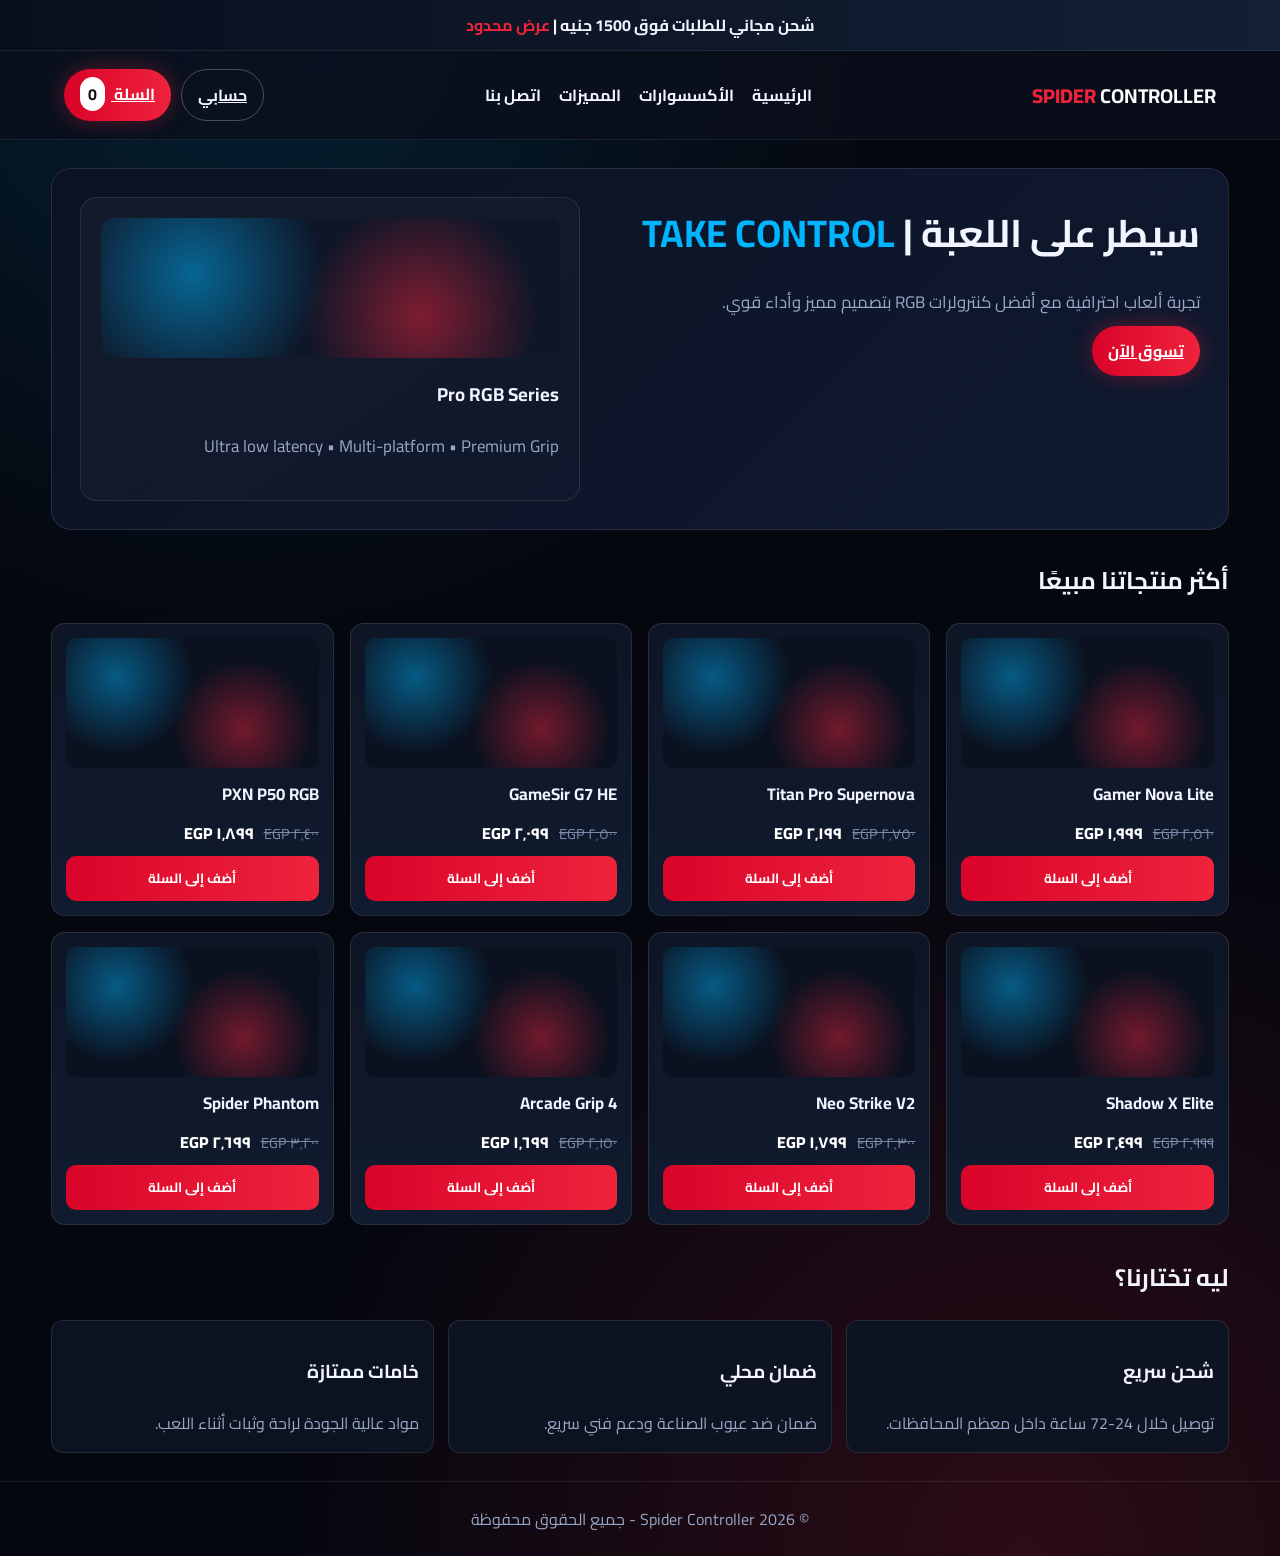
<file: index.html>
<!doctype html>
<html lang="ar" dir="rtl">
  <head>
    <meta charset="UTF-8" />
    <meta name="viewport" content="width=device-width, initial-scale=1.0" />
    <title>Spider Controller Store</title>
    <link rel="preconnect" href="https://fonts.googleapis.com" />
    <link rel="preconnect" href="https://fonts.gstatic.com" crossorigin />
    <link href="https://fonts.googleapis.com/css2?family=Cairo:wght@400;600;700;800&display=swap" rel="stylesheet" />
    <link rel="stylesheet" href="./styles.css" />
  </head>
  <body>
    <div class="top-offer">شحن مجاني للطلبات فوق 1500 جنيه | <span>عرض محدود</span></div>

    <header class="main-header">
      <div class="brand">SPIDER <span>CONTROLLER</span></div>
      <nav>
        <a href="#">الرئيسية</a>
        <a href="#products">الأكسسوارات</a>
        <a href="#features">المميزات</a>
        <a href="#">اتصل بنا</a>
      </nav>
      <div class="header-actions">
        <a href="./login.html" class="ghost-btn">حسابي</a>
        <a href="./cart.html" class="cart-btn">السلة <span id="cartCount">0</span></a>
      </div>
    </header>

    <main class="container">
      <section class="hero">
        <div class="hero-content">
          <h1>سيطر على اللعبة | <span>TAKE CONTROL</span></h1>
          <p>تجربة ألعاب احترافية مع أفضل كنترولرات RGB بتصميم مميز وأداء قوي.</p>
          <a href="#products" class="cta-btn">تسوق الآن</a>
        </div>
        <div class="hero-card">
          <div class="controller-glow"></div>
          <h3>Pro RGB Series</h3>
          <p>Ultra low latency • Multi-platform • Premium Grip</p>
        </div>
      </section>

      <section id="products" class="products-section">
        <h2>أكثر منتجاتنا مبيعًا</h2>
        <div id="productsGrid" class="products-grid"></div>
      </section>

      <section id="features" class="features">
        <h2>ليه تختارنا؟</h2>
        <div class="features-grid">
          <article>
            <h3>شحن سريع</h3>
            <p>توصيل خلال 24-72 ساعة داخل معظم المحافظات.</p>
          </article>
          <article>
            <h3>ضمان محلي</h3>
            <p>ضمان ضد عيوب الصناعة ودعم فني سريع.</p>
          </article>
          <article>
            <h3>خامات ممتازة</h3>
            <p>مواد عالية الجودة لراحة وثبات أثناء اللعب.</p>
          </article>
        </div>
      </section>
    </main>

    <footer class="footer">© 2026 Spider Controller - جميع الحقوق محفوظة</footer>

    <script src="./main.js"></script>
  </body>
</html>
</file>
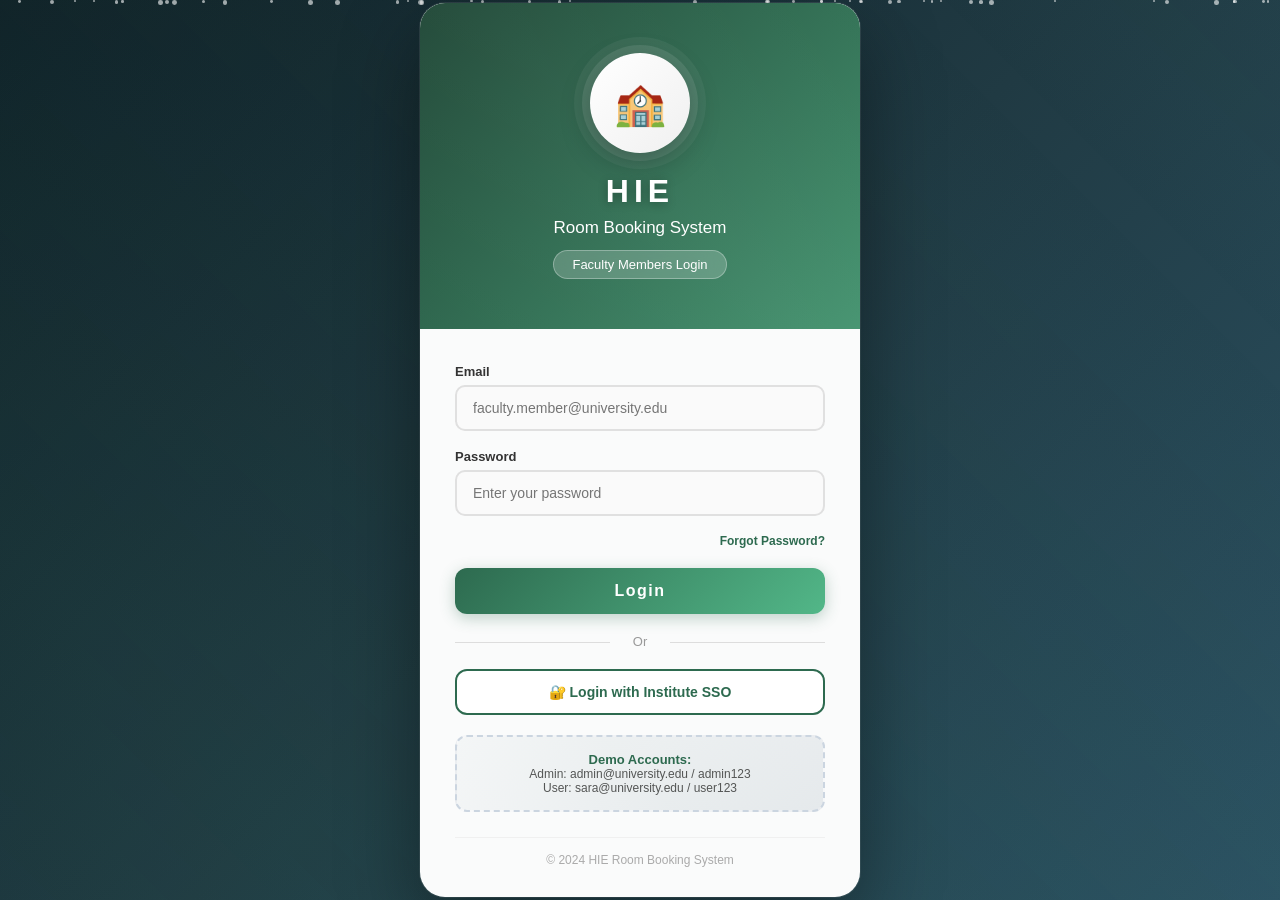
<file: uploads/index.html>
<!DOCTYPE html>
<html lang="en">
<head>
  <meta charset="UTF-8">
  <meta name="viewport" content="width=device-width, initial-scale=1.0">
  <title>HIE Room Booking System</title>

  <style>
    /* =====================================================
       تنسيق الصفحة العامة
       ===================================================== */

    * {
      margin: 0;
      padding: 0;
      box-sizing: border-box;
    }

    body {
      font-family: 'Segoe UI', Tahoma, Geneva, Verdana, sans-serif;
      background: linear-gradient(135deg, #0f2027, #203a43, #2c5364);
      min-height: 100vh;
      display: flex;
      justify-content: center;
      align-items: center;
      position: relative;
      overflow: hidden;
    }

    /* Animated Background Particles */
    .particles {
      position: fixed;
      top: 0;
      left: 0;
      width: 100%;
      height: 100%;
      z-index: 0;
      pointer-events: none;
    }

    .particle {
      position: absolute;
      width: 4px;
      height: 4px;
      background: rgba(255, 255, 255, 0.6);
      border-radius: 50%;
      animation: float linear infinite;
    }

    @keyframes float {
      0% {
        transform: translateY(100vh) rotate(0deg);
        opacity: 0;
      }
      10% {
        opacity: 1;
      }
      90% {
        opacity: 1;
      }
      100% {
        transform: translateY(-100vh) rotate(720deg);
        opacity: 0;
      }
    }

    /* Animated Gradient Background */
    body::before {
      content: '';
      position: fixed;
      top: -50%;
      left: -50%;
      width: 200%;
      height: 200%;
      background: linear-gradient(45deg,
        transparent,
        rgba(45, 106, 79, 0.1),
        transparent,
        rgba(64, 145, 108, 0.1));
      animation: gradientShift 15s ease infinite;
      z-index: 0;
    }

    @keyframes gradientShift {
      0%, 100% { transform: translate(0, 0) rotate(0deg); }
      25% { transform: translate(10%, 10%) rotate(90deg); }
      50% { transform: translate(0, 20%) rotate(180deg); }
      75% { transform: translate(-10%, 10%) rotate(270deg); }
    }
    
    /* =====================================================
       البطاقة الرئيسية
       ===================================================== */

    .login-card {
      background: rgba(255, 255, 255, 0.98);
      backdrop-filter: blur(20px);
      border-radius: 25px;
      box-shadow: 0 30px 80px rgba(0, 0, 0, 0.4),
                  0 0 0 1px rgba(255, 255, 255, 0.1),
                  inset 0 1px 0 rgba(255, 255, 255, 0.6);
      width: 440px;
      overflow: hidden;
      animation: fadeInScale 0.8s cubic-bezier(0.34, 1.56, 0.64, 1);
      position: relative;
      z-index: 10;
      transition: all 0.4s ease;
    }

    .login-card::before {
      content: '';
      position: absolute;
      top: 0;
      left: -100%;
      width: 100%;
      height: 100%;
      background: linear-gradient(90deg,
        transparent,
        rgba(255, 255, 255, 0.3),
        transparent);
      animation: shimmer 3s infinite;
    }

    @keyframes shimmer {
      0% { left: -100%; }
      100% { left: 100%; }
    }

    .login-card:hover {
      transform: translateY(-5px);
      box-shadow: 0 35px 90px rgba(0, 0, 0, 0.5),
                  0 0 0 1px rgba(255, 255, 255, 0.2);
    }

    @keyframes fadeInScale {
      from {
        opacity: 0;
        transform: scale(0.9) translateY(-30px);
      }
      to {
        opacity: 1;
        transform: scale(1) translateY(0);
      }
    }

    @keyframes shake {
      0%, 100% { transform: translateX(0); }
      10%, 30%, 50%, 70%, 90% { transform: translateX(-10px); }
      20%, 40%, 60%, 80% { transform: translateX(10px); }
    }

    .shake {
      animation: shake 0.5s ease-in-out;
    }
    
    /* =====================================================
       الجزء العلوي (اللوجو والعنوان)
       ===================================================== */

    .top-section {
      background: linear-gradient(135deg, #1b4332, #2d6a4f, #40916c);
      padding: 50px 30px;
      text-align: center;
      color: white;
      position: relative;
      overflow: hidden;
    }

    .top-section::before {
      content: '';
      position: absolute;
      top: -50%;
      left: -50%;
      width: 200%;
      height: 200%;
      background: linear-gradient(45deg,
        transparent,
        rgba(255, 255, 255, 0.05),
        transparent);
      animation: rotateBg 10s linear infinite;
    }

    @keyframes rotateBg {
      from { transform: rotate(0deg); }
      to { transform: rotate(360deg); }
    }

    /* دائرة اللوجو */

    .logo-circle {
      width: 100px;
      height: 100px;
      background: linear-gradient(135deg, #fff, #f0f0f0);
      border-radius: 50%;
      margin: 0 auto 20px;
      display: flex;
      justify-content: center;
      align-items: center;
      box-shadow: 0 10px 30px rgba(0, 0, 0, 0.3),
                  0 0 0 8px rgba(255, 255, 255, 0.1),
                  0 0 0 16px rgba(255, 255, 255, 0.05);
      font-size: 42px;
      animation: pulse 2s ease-in-out infinite;
      position: relative;
      z-index: 1;
    }

    @keyframes pulse {
      0%, 100% { transform: scale(1); }
      50% { transform: scale(1.05); }
    }
    
    /* اسم المؤسسة */

    .top-section h2 {
      font-size: 32px;
      font-weight: bold;
      letter-spacing: 5px;
      margin-bottom: 8px;
      position: relative;
      z-index: 1;
      text-shadow: 0 2px 10px rgba(0, 0, 0, 0.3);
      animation: fadeInDown 0.8s ease-out 0.2s both;
    }

    @keyframes fadeInDown {
      from {
        opacity: 0;
        transform: translateY(-20px);
      }
      to {
        opacity: 1;
        transform: translateY(0);
      }
    }

    /* اسم النظام */

    .top-section h1 {
      font-size: 17px;
      font-weight: 500;
      opacity: 0.95;
      margin-bottom: 12px;
      position: relative;
      z-index: 1;
      animation: fadeInDown 0.8s ease-out 0.4s both;
    }

    /* وصف الصفحة */

    .top-section p {
      font-size: 13px;
      opacity: 0.85;
      background: rgba(255,255,255,0.2);
      backdrop-filter: blur(10px);
      display: inline-block;
      padding: 6px 18px;
      border-radius: 25px;
      position: relative;
      z-index: 1;
      border: 1px solid rgba(255, 255, 255, 0.3);
      animation: fadeInDown 0.8s ease-out 0.6s both;
    }
    
    /* =====================================================
       قسم النموذج
       ===================================================== */
    
    .form-section {
      padding: 35px 35px 30px;
    }
    
    /* مجموعة الحقل */
    
    .form-group {
      margin-bottom: 18px;
    }
    
    .form-group label {
      display: block;
      font-size: 13px;
      font-weight: bold;
      color: #333;
      margin-bottom: 6px;
    }
    
    /* حقول الإدخال */

    .form-group input {
      width: 100%;
      padding: 13px 16px;
      border: 2px solid #e0e0e0;
      border-radius: 10px;
      font-size: 14px;
      transition: all 0.3s cubic-bezier(0.4, 0, 0.2, 1);
      outline: none;
      background: #fafafa;
    }

    .form-group input:hover {
      border-color: #2d6a4f;
      background: #fff;
    }

    .form-group input:focus {
      border-color: #2d6a4f;
      background: #fff;
      box-shadow: 0 0 0 4px rgba(45, 106, 79, 0.15),
                  0 4px 12px rgba(45, 106, 79, 0.1);
      transform: translateY(-2px);
    }
    
    /* رابط نسيت كلمة المرور */
    
    .forgot {
      text-align: right;
      font-size: 12px;
      color: #2d6a4f;
      cursor: pointer;
      margin-bottom: 20px;
      font-weight: bold;
    }
    
    .forgot:hover {
      text-decoration: underline;
    }
    
    /* =====================================================
       رسالة الخطأ
       ===================================================== */
    
    .error-msg {
      background: #fff0f0;
      color: #c0392b;
      border: 1px solid #f5c6cb;
      padding: 10px 14px;
      border-radius: 8px;
      font-size: 13px;
      margin-bottom: 15px;
      display: none;
      text-align: center;
    }
    
    /* =====================================================
       رسالة النجاح
       ===================================================== */
    
    .success-msg {
      background: #d4edda;
      color: #155724;
      border: 1px solid #c3e6cb;
      padding: 10px 14px;
      border-radius: 8px;
      font-size: 13px;
      margin-bottom: 15px;
      display: none;
      text-align: center;
    }
    
    /* =====================================================
       زر تسجيل الدخول
       ===================================================== */

    .login-btn {
      width: 100%;
      padding: 14px;
      background: linear-gradient(135deg, #2d6a4f, #40916c, #52b788);
      color: white;
      border: none;
      border-radius: 12px;
      font-size: 16px;
      font-weight: bold;
      cursor: pointer;
      transition: all 0.4s cubic-bezier(0.4, 0, 0.2, 1);
      letter-spacing: 1.5px;
      position: relative;
      overflow: hidden;
      box-shadow: 0 4px 15px rgba(45, 106, 79, 0.3);
    }

    .login-btn::before {
      content: '';
      position: absolute;
      top: 0;
      left: -100%;
      width: 100%;
      height: 100%;
      background: linear-gradient(90deg,
        transparent,
        rgba(255, 255, 255, 0.3),
        transparent);
      transition: left 0.5s;
    }

    .login-btn:hover::before {
      left: 100%;
    }

    .login-btn:hover {
      background: linear-gradient(135deg, #1b4332, #2d6a4f, #40916c);
      transform: translateY(-3px);
      box-shadow: 0 8px 25px rgba(45, 106, 79, 0.5);
    }

    .login-btn:active {
      transform: translateY(-1px);
      box-shadow: 0 4px 15px rgba(45, 106, 79, 0.4);
    }

    .login-btn:disabled {
      opacity: 0.7;
      cursor: not-allowed;
      transform: none;
    }
    
    /* =====================================================
       الفاصل
       ===================================================== */
    
    .divider {
      text-align: center;
      margin: 20px 0;
      position: relative;
      color: #999;
      font-size: 13px;
    }
    
    .divider::before,
    .divider::after {
      content: "";
      position: absolute;
      top: 50%;
      width: 42%;
      height: 1px;
      background: #ddd;
    }
    
    .divider::before { left: 0; }
    .divider::after  { right: 0; }
    
    /* =====================================================
       زر SSO
       ===================================================== */

    .sso-btn {
      width: 100%;
      padding: 13px;
      background: white;
      color: #2d6a4f;
      border: 2px solid #2d6a4f;
      border-radius: 12px;
      font-size: 14px;
      font-weight: bold;
      cursor: pointer;
      transition: all 0.4s cubic-bezier(0.4, 0, 0.2, 1);
      position: relative;
      overflow: hidden;
    }

    .sso-btn::before {
      content: '';
      position: absolute;
      top: 50%;
      left: 50%;
      width: 0;
      height: 0;
      border-radius: 50%;
      background: rgba(45, 106, 79, 0.1);
      transform: translate(-50%, -50%);
      transition: width 0.6s, height 0.6s;
    }

    .sso-btn:hover::before {
      width: 300px;
      height: 300px;
    }

    .sso-btn:hover {
      background: #e8f5e9;
      transform: translateY(-2px);
      box-shadow: 0 4px 15px rgba(45, 106, 79, 0.2);
      border-color: #1b4332;
    }

    .sso-btn:active {
      transform: translateY(0);
    }
    
    /* =====================================================
       تذييل الصفحة
       ===================================================== */
    
    .footer {
      text-align: center;
      margin-top: 25px;
      font-size: 12px;
      color: #aaa;
      padding-top: 15px;
      border-top: 1px solid #f0f0f0;
    }
    
    /* =====================================================
       Loading Spinner
       ===================================================== */
    
    .spinner {
      display: none;
      width: 18px;
      height: 18px;
      border: 3px solid rgba(255,255,255,0.4);
      border-top-color: white;
      border-radius: 50%;
      animation: spin 0.7s linear infinite;
      margin: 0 auto;
    }
    
    @keyframes spin {
      to { transform: rotate(360deg); }
    }
    
    /* Demo credentials box */
    .demo-box {
      background: linear-gradient(135deg, #f8f9fa, #e9ecef);
      padding: 15px;
      border-radius: 12px;
      margin-top: 20px;
      font-size: 12px;
      color: #555;
      text-align: center;
      border: 2px dashed #cbd5e0;
      position: relative;
      overflow: hidden;
      animation: fadeIn 1s ease-out 0.8s both;
    }

    .demo-box::before {
      content: '';
      position: absolute;
      top: -50%;
      left: -50%;
      width: 200%;
      height: 200%;
      background: linear-gradient(45deg,
        transparent,
        rgba(45, 106, 79, 0.03),
        transparent);
      animation: rotateBg 8s linear infinite;
    }

    .demo-box strong {
      color: #2d6a4f;
      font-size: 13px;
      position: relative;
      z-index: 1;
    }

    .demo-box br + * {
      position: relative;
      z-index: 1;
    }

    @keyframes fadeIn {
      from { opacity: 0; transform: translateY(10px); }
      to { opacity: 1; transform: translateY(0); }
    }

    /* Responsive Design */
    @media (max-width: 500px) {
      .login-card {
        width: 95%;
        margin: 20px;
      }

      .top-section {
        padding: 35px 20px;
      }

      .logo-circle {
        width: 80px;
        height: 80px;
        font-size: 36px;
      }

      .top-section h2 {
        font-size: 26px;
        letter-spacing: 3px;
      }
    }
  </style>
</head>
<body>

<!-- Animated Particles Background -->
<div class="particles" id="particles"></div>

<!-- =====================================================
     البطاقة الرئيسية
     ===================================================== -->

<div class="login-card" id="loginCard">

  <!-- الجزء العلوي -->
  
  <div class="top-section">
    
    <div class="logo-circle">
      🏫
    </div>
    
    <h2>HIE</h2>
    
    <h1>Room Booking System</h1>
    
    <p>Faculty Members Login</p>
    
  </div>
  
  
  <!-- قسم النموذج -->
  
  <div class="form-section">
    
    <!-- رسالة الخطأ -->
    <div class="error-msg" id="errorMsg">
      ❌ Invalid email or password. Please try again.
    </div>
    
    <!-- رسالة النجاح -->
    <div class="success-msg" id="successMsg">
      ✅ Login successful! Redirecting...
    </div>
    
    <!-- نموذج تسجيل الدخول -->
    
    <form id="loginForm" onsubmit="handleLogin(event)">
      
      <!-- إدخال البريد الإلكتروني -->
      
      <div class="form-group">
        <label>Email</label>
        <input
          type="email"
          id="emailInput"
          placeholder="faculty.member@university.edu"
          required
        />
      </div>
      
      <!-- إدخال كلمة المرور -->
      
      <div class="form-group">
        <label>Password</label>
        <input
          type="password"
          id="passwordInput"
          placeholder="Enter your password"
          required
        />
      </div>
      
      <!-- رابط نسيت كلمة المرور -->
      
      <div class="forgot" onclick="handleForgotPassword()">
        Forgot Password?
      </div>
      
      <!-- زر تسجيل الدخول -->
      
      <button type="submit" class="login-btn" id="loginBtn">
        <span id="btnText">Login</span>
        <div class="spinner" id="spinner"></div>
      </button>
      
    </form>
    
    <!-- فاصل -->
    
    <div class="divider">Or</div>
    
    <!-- زر SSO -->
    
    <button class="sso-btn" onclick="handleSSO()">
      🔐 Login with Institute SSO
    </button>
    
    <!-- Demo credentials -->
    <div class="demo-box">
      <strong>Demo Accounts:</strong><br>
      Admin: admin@university.edu / admin123<br>
      User: sara@university.edu / user123
    </div>
    
    <!-- تذييل الصفحة -->
    
    <div class="footer">
      © 2024 HIE Room Booking System
    </div>
    
  </div>
  
</div>


<!-- =====================================================
     JavaScript - منطق تسجيل الدخول
     ===================================================== -->

<script>

  /* =====================================================
     إنشاء Animated Particles
     ===================================================== */

  function createParticles() {
    const particlesContainer = document.getElementById('particles');
    const particleCount = 50;

    for (let i = 0; i < particleCount; i++) {
      const particle = document.createElement('div');
      particle.className = 'particle';
      particle.style.left = Math.random() * 100 + '%';
      particle.style.animationDuration = (Math.random() * 10 + 10) + 's';
      particle.style.animationDelay = Math.random() * 5 + 's';
      particle.style.width = particle.style.height = (Math.random() * 3 + 2) + 'px';
      particlesContainer.appendChild(particle);
    }
  }

  createParticles();

  /* =====================================================
     بيانات المستخدمين (محاكاة قاعدة البيانات)
     ===================================================== */
  
  const users = [
    {
      id: 1,
      name: "Ahmed Admin",
      email: "admin@university.edu",
      password: "admin123",
      role: "admin"
    },
    {
      id: 2,
      name: "Sara User",
      email: "sara@university.edu",
      password: "user123",
      role: "user"
    },
    {
      id: 3,
      name: "Mohamed Faculty",
      email: "faculty.member@university.edu",
      password: "faculty123",
      role: "user"
    }
  ];
  
  
  /* =====================================================
     دالة تسجيل الدخول الرئيسية
     ===================================================== */
  
  function handleLogin(event) {
    
    // منع إعادة تحميل الصفحة
    event.preventDefault();
    
    // إخفاء رسائل الخطأ السابقة
    hideMessages();
    
    // الحصول على البيانات المدخلة
    const email    = document.getElementById("emailInput").value.trim();
    const password = document.getElementById("passwordInput").value.trim();
    
    // إظهار حالة التحميل
    showLoading(true);
    
    /*
    محاكاة تأخير الاتصال بالسيرفر (500ms)
    في الواقع هذا يكون طلب HTTP للسيرفر
    */
    
    setTimeout(() => {
      
      // البحث عن المستخدم في البيانات
      const user = users.find(u => 
        u.email === email && u.password === password
      );
      
      // إيقاف حالة التحميل
      showLoading(false);
      
      if (user) {
        
        // تسجيل الدخول ناجح
        
        // حفظ بيانات المستخدم في localStorage
        // (يحاكي الـ Session في PHP)
        
        localStorage.setItem("user_id",   user.id);
        localStorage.setItem("user_name", user.name);
        localStorage.setItem("user_email",user.email);
        localStorage.setItem("role",      user.role);
        
        // إظهار رسالة النجاح
        showSuccess("✅ Login successful! Redirecting to Dashboard...");
        
        // الانتقال إلى صفحة Dashboard بعد ثانية
        setTimeout(() => {
          window.location.href = "dashboard.html";
        }, 1200);
        
      } else {
        
        // بيانات خاطئة - إظهار رسالة الخطأ
        showError("❌ Invalid email or password. Please try again.");
        
        // تحريك البطاقة للإشارة إلى الخطأ
        shakeCard();
      }
      
    }, 500);
  }
  
  
  /* =====================================================
     دالة نسيت كلمة المرور
     ===================================================== */
  
  function handleForgotPassword() {
    const email = document.getElementById("emailInput").value.trim();
    
    if (email) {
      showSuccess(`📧 Password reset link sent to: ${email}`);
    } else {
      showError("⚠️ Please enter your email first.");
    }
  }
  
  
  /* =====================================================
     دالة تسجيل الدخول عبر SSO
     ===================================================== */
  
  function handleSSO() {
    showSuccess("🔐 Redirecting to Institute SSO...");
    
    setTimeout(() => {
      alert("SSO Login - This feature requires server configuration.");
    }, 800);
  }
  
  
  /* =====================================================
     دوال مساعدة للواجهة
     ===================================================== */
  
  // إظهار رسالة الخطأ
  function showError(msg) {
    const el = document.getElementById("errorMsg");
    el.textContent = msg;
    el.style.display = "block";
  }
  
  // إظهار رسالة النجاح
  function showSuccess(msg) {
    const el = document.getElementById("successMsg");
    el.textContent = msg;
    el.style.display = "block";
  }
  
  // إخفاء جميع الرسائل
  function hideMessages() {
    document.getElementById("errorMsg").style.display   = "none";
    document.getElementById("successMsg").style.display = "none";
  }
  
  // إظهار/إخفاء حالة التحميل
  function showLoading(isLoading) {
    const btn     = document.getElementById("loginBtn");
    const text    = document.getElementById("btnText");
    const spinner = document.getElementById("spinner");
    
    if (isLoading) {
      btn.disabled          = true;
      text.style.display    = "none";
      spinner.style.display = "block";
    } else {
      btn.disabled          = false;
      text.style.display    = "inline";
      spinner.style.display = "none";
    }
  }
  
  // تحريك البطاقة عند الخطأ
  function shakeCard() {
    const card = document.getElementById("loginCard");
    card.classList.add("shake");
    setTimeout(() => {
      card.classList.remove("shake");
    }, 300);
  }

</script>

</body>
</html>
</file>
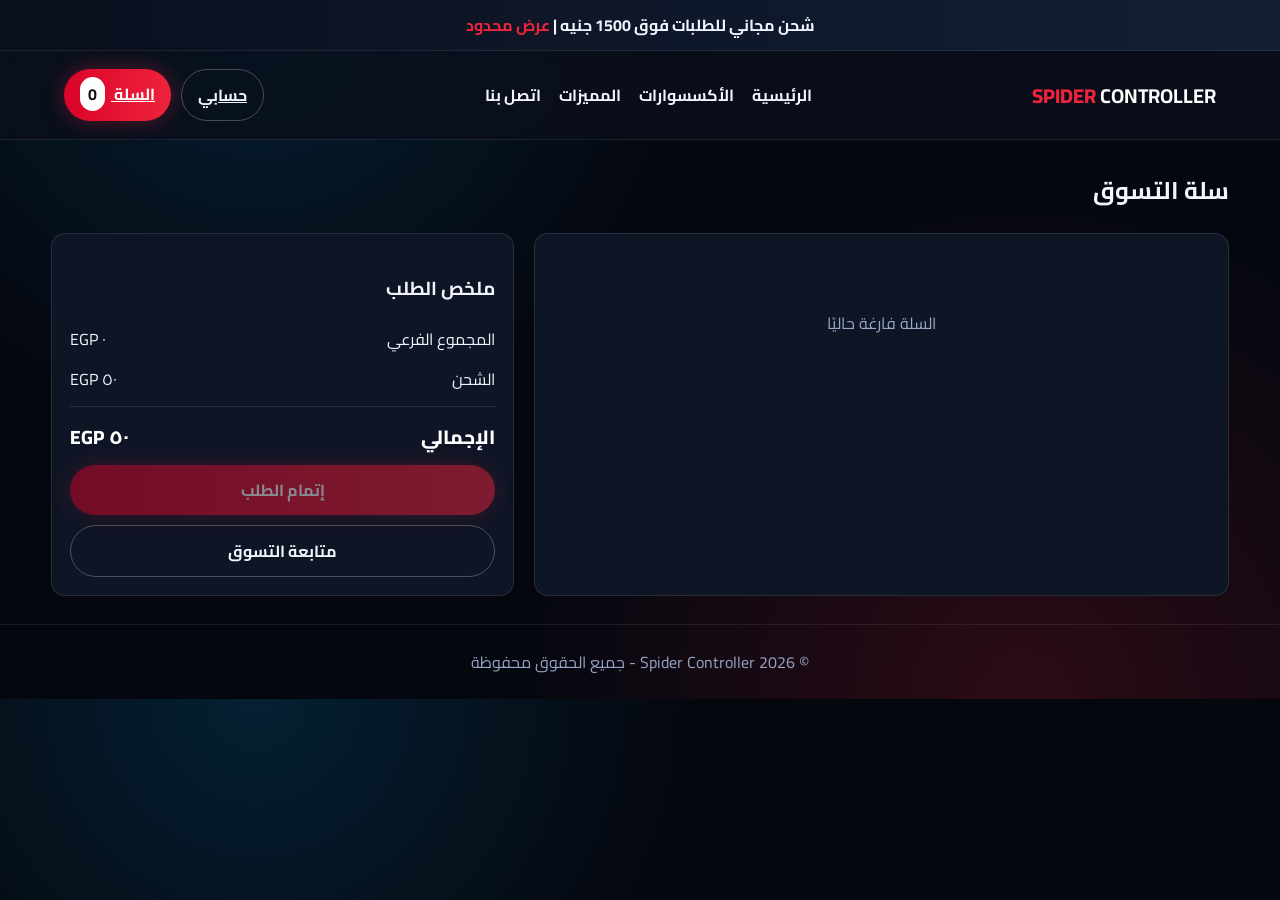
<file: cart.html>
<!doctype html>
<html lang="ar" dir="rtl">
  <head>
    <meta charset="UTF-8" />
    <meta name="viewport" content="width=device-width, initial-scale=1.0" />
    <title>السلة - Spider Controller</title>
    <link rel="preconnect" href="https://fonts.googleapis.com" />
    <link rel="preconnect" href="https://fonts.gstatic.com" crossorigin />
    <link href="https://fonts.googleapis.com/css2?family=Cairo:wght@400;600;700;800&display=swap" rel="stylesheet" />
    <link rel="stylesheet" href="./styles.css" />
  </head>
  <body>
    <div class="top-offer">شحن مجاني للطلبات فوق 1500 جنيه | <span>عرض محدود</span></div>

    <header class="main-header">
      <div class="brand">SPIDER <span>CONTROLLER</span></div>
      <nav>
        <a href="./index.html">الرئيسية</a>
        <a href="./index.html#products">الأكسسوارات</a>
        <a href="./index.html#features">المميزات</a>
        <a href="#">اتصل بنا</a>
      </nav>
      <div class="header-actions">
        <a href="./login.html" class="ghost-btn">حسابي</a>
        <a href="./cart.html" class="cart-btn">السلة <span id="cartCount">0</span></a>
      </div>
    </header>

    <main class="container">
      <section class="cart-page">
        <h1>سلة التسوق</h1>
        <div class="cart-layout">
          <div class="cart-items" id="cartItems">
            <p class="empty-cart">السلة فارغة حاليًا</p>
          </div>
          <aside class="cart-summary">
            <h3>ملخص الطلب</h3>
            <div class="summary-row">
              <span>المجموع الفرعي</span>
              <span id="subtotal">0 EGP</span>
            </div>
            <div class="summary-row">
              <span>الشحن</span>
              <span id="shipping">مجاني</span>
            </div>
            <hr />
            <div class="summary-row total">
              <span>الإجمالي</span>
              <span id="total">0 EGP</span>
            </div>
            <a href="./checkout.html" class="cta-btn full-width" id="checkoutBtn">إتمام الطلب</a>
            <a href="./index.html#products" class="ghost-btn full-width">متابعة التسوق</a>
          </aside>
        </div>
      </section>
    </main>

    <footer class="footer">© 2026 Spider Controller - جميع الحقوق محفوظة</footer>

    <script src="./cart.js"></script>
  </body>
</html>
</file>
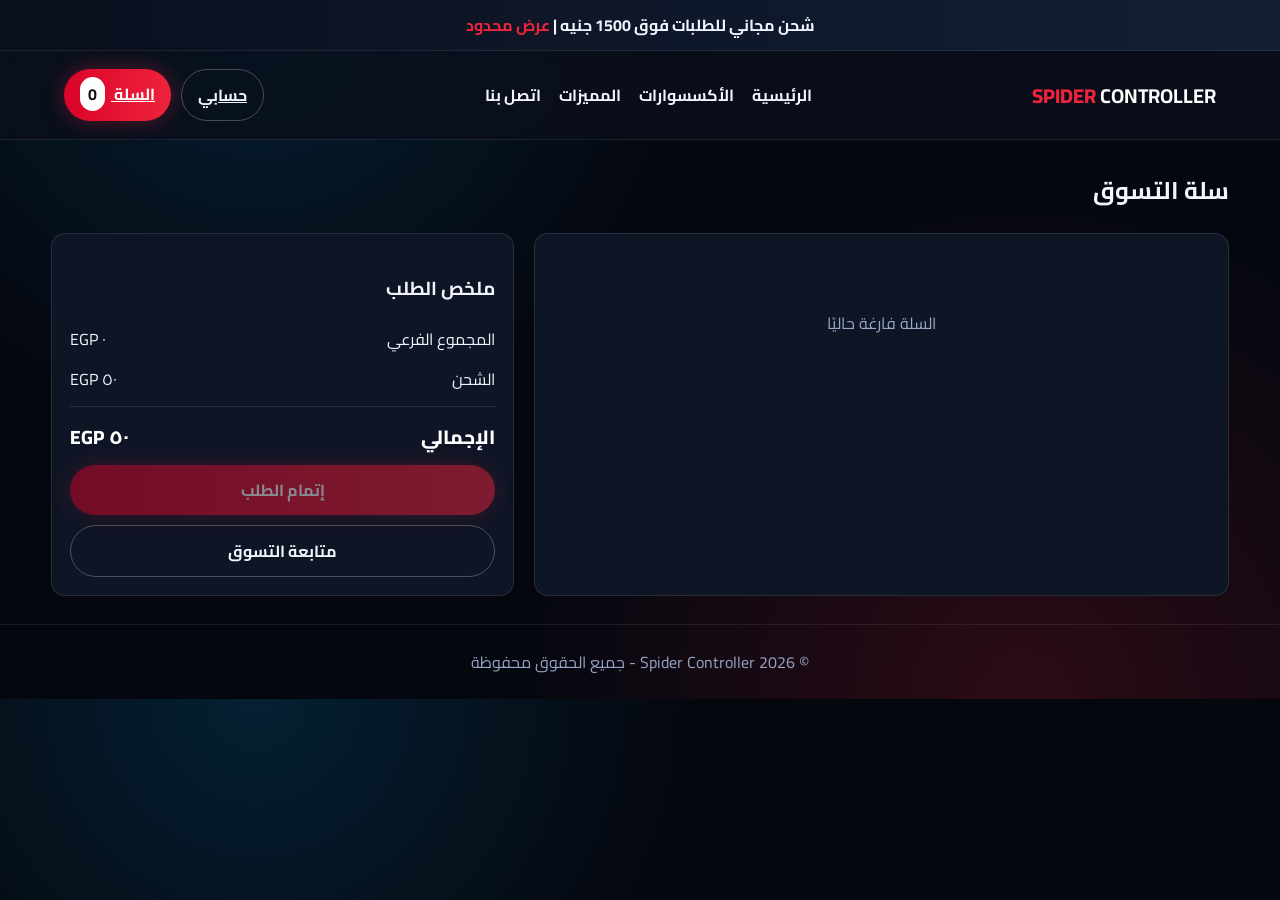
<file: checkout.html>
<!doctype html>
<html lang="ar" dir="rtl">
  <head>
    <meta charset="UTF-8" />
    <meta name="viewport" content="width=device-width, initial-scale=1.0" />
    <title>إتمام الطلب - Spider Controller</title>
    <link rel="preconnect" href="https://fonts.googleapis.com" />
    <link rel="preconnect" href="https://fonts.gstatic.com" crossorigin />
    <link href="https://fonts.googleapis.com/css2?family=Cairo:wght@400;600;700;800&display=swap" rel="stylesheet" />
    <link rel="stylesheet" href="./styles.css" />
  </head>
  <body>
    <div class="top-offer">شحن مجاني للطلبات فوق 1500 جنيه | <span>عرض محدود</span></div>

    <header class="main-header">
      <div class="brand">SPIDER <span>CONTROLLER</span></div>
      <nav>
        <a href="./index.html">الرئيسية</a>
        <a href="./index.html#products">الأكسسوارات</a>
        <a href="./index.html#features">المميزات</a>
        <a href="#">اتصل بنا</a>
      </nav>
      <div class="header-actions">
        <a href="./login.html" class="ghost-btn">حسابي</a>
        <a href="./cart.html" class="cart-btn">السلة <span id="cartCount">0</span></a>
      </div>
    </header>

    <main class="container">
      <section class="checkout-page">
        <h1>إتمام الطلب</h1>
        <div class="checkout-layout">
          <div class="checkout-form">
            <form id="checkoutForm">
              <div class="form-section">
                <h3>معلومات الشحن</h3>
                <div class="form-group">
                  <label for="fullName">الاسم الكامل</label>
                  <input type="text" id="fullName" required />
                </div>
                <div class="form-group">
                  <label for="phone">رقم الهاتف</label>
                  <input type="tel" id="phone" required />
                </div>
                <div class="form-group">
                  <label for="address">العنوان بالتفصيل</label>
                  <textarea id="address" rows="3" required></textarea>
                </div>
                <div class="form-row">
                  <div class="form-group">
                    <label for="city">المحافظة</label>
                    <select id="city" required>
                      <option value="">اختر المحافظة</option>
                      <option value="cairo">القاهرة</option>
                      <option value="giza">الجيزة</option>
                      <option value="alex">الإسكندرية</option>
                      <option value="other">أخرى</option>
                    </select>
                  </div>
                  <div class="form-group">
                    <label for="postal">الرمز البريدي</label>
                    <input type="text" id="postal" />
                  </div>
                </div>
              </div>

              <div class="form-section">
                <h3>طريقة الشحن</h3>
                <div class="shipping-options">
                  <label class="radio-card">
                    <input type="radio" name="shipping" value="standard" checked />
                    <div>
                      <strong>شحن عادي (3-5 أيام)</strong>
                      <span>50 EGP</span>
                    </div>
                  </label>
                  <label class="radio-card">
                    <input type="radio" name="shipping" value="express" />
                    <div>
                      <strong>شحن سريع (1-2 يوم)</strong>
                      <span>100 EGP</span>
                    </div>
                  </label>
                  <label class="radio-card">
                    <input type="radio" name="shipping" value="free" />
                    <div>
                      <strong>شحن مجاني (للطلبات فوق 1500 جنيه)</strong>
                      <span id="freeShippingPrice">0 EGP</span>
                    </div>
                  </label>
                </div>
              </div>

              <div class="form-section">
                <h3>طريقة الدفع</h3>
                <div class="payment-options">
                  <label class="radio-card">
                    <input type="radio" name="payment" value="cod" checked />
                    <div>
                      <strong>الدفع عند الاستلام</strong>
                    </div>
                  </label>
                  <label class="radio-card">
                    <input type="radio" name="payment" value="card" />
                    <div>
                      <strong>بطاقة ائتمان / فيزا</strong>
                    </div>
                  </label>
                </div>
              </div>

              <button type="submit" class="cta-btn full-width">تأكيد الطلب</button>
            </form>
          </div>

          <aside class="checkout-summary">
            <h3>ملخص الطلب</h3>
            <div id="orderItems"></div>
            <hr />
            <div class="summary-row">
              <span>المجموع الفرعي</span>
              <span id="subtotal">0 EGP</span>
            </div>
            <div class="summary-row">
              <span>الشحن</span>
              <span id="shippingCost">50 EGP</span>
            </div>
            <hr />
            <div class="summary-row total">
              <span>الإجمالي</span>
              <span id="total">0 EGP</span>
            </div>
          </aside>
        </div>
      </section>
    </main>

    <footer class="footer">© 2026 Spider Controller - جميع الحقوق محفوظة</footer>

    <script src="./checkout.js"></script>
  </body>
</html>
</file>
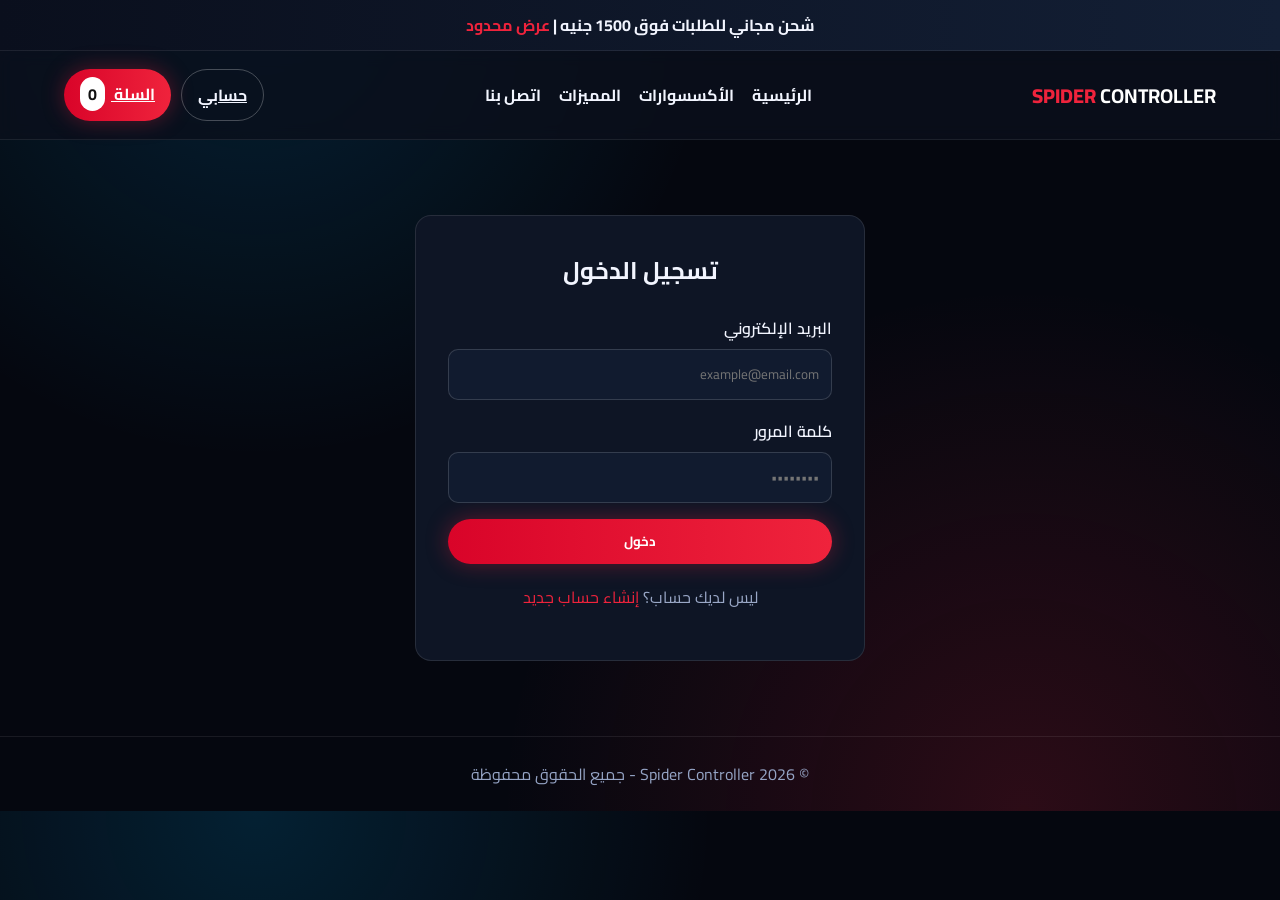
<file: login.html>
<!doctype html>
<html lang="ar" dir="rtl">
  <head>
    <meta charset="UTF-8" />
    <meta name="viewport" content="width=device-width, initial-scale=1.0" />
    <title>تسجيل الدخول - Spider Controller</title>
    <link rel="preconnect" href="https://fonts.googleapis.com" />
    <link rel="preconnect" href="https://fonts.gstatic.com" crossorigin />
    <link href="https://fonts.googleapis.com/css2?family=Cairo:wght@400;600;700;800&display=swap" rel="stylesheet" />
    <link rel="stylesheet" href="./styles.css" />
  </head>
  <body>
    <div class="top-offer">شحن مجاني للطلبات فوق 1500 جنيه | <span>عرض محدود</span></div>

    <header class="main-header">
      <div class="brand">SPIDER <span>CONTROLLER</span></div>
      <nav>
        <a href="./index.html">الرئيسية</a>
        <a href="./index.html#products">الأكسسوارات</a>
        <a href="./index.html#features">المميزات</a>
        <a href="#">اتصل بنا</a>
      </nav>
      <div class="header-actions">
        <a href="./login.html" class="ghost-btn">حسابي</a>
        <a href="./cart.html" class="cart-btn">السلة <span id="cartCount">0</span></a>
      </div>
    </header>

    <main class="container">
      <section class="auth-page">
        <div class="auth-card">
          <h1>تسجيل الدخول</h1>
          <form id="loginForm" class="auth-form">
            <div class="form-group">
              <label for="email">البريد الإلكتروني</label>
              <input type="email" id="email" required placeholder="example@email.com" />
            </div>
            <div class="form-group">
              <label for="password">كلمة المرور</label>
              <input type="password" id="password" required placeholder="••••••••" />
            </div>
            <button type="submit" class="cta-btn full-width">دخول</button>
          </form>
          <p class="auth-switch">ليس لديك حساب؟ <a href="./register.html">إنشاء حساب جديد</a></p>
        </div>
      </section>
    </main>

    <footer class="footer">© 2026 Spider Controller - جميع الحقوق محفوظة</footer>

    <script src="./login.js"></script>
  </body>
</html>
</file>
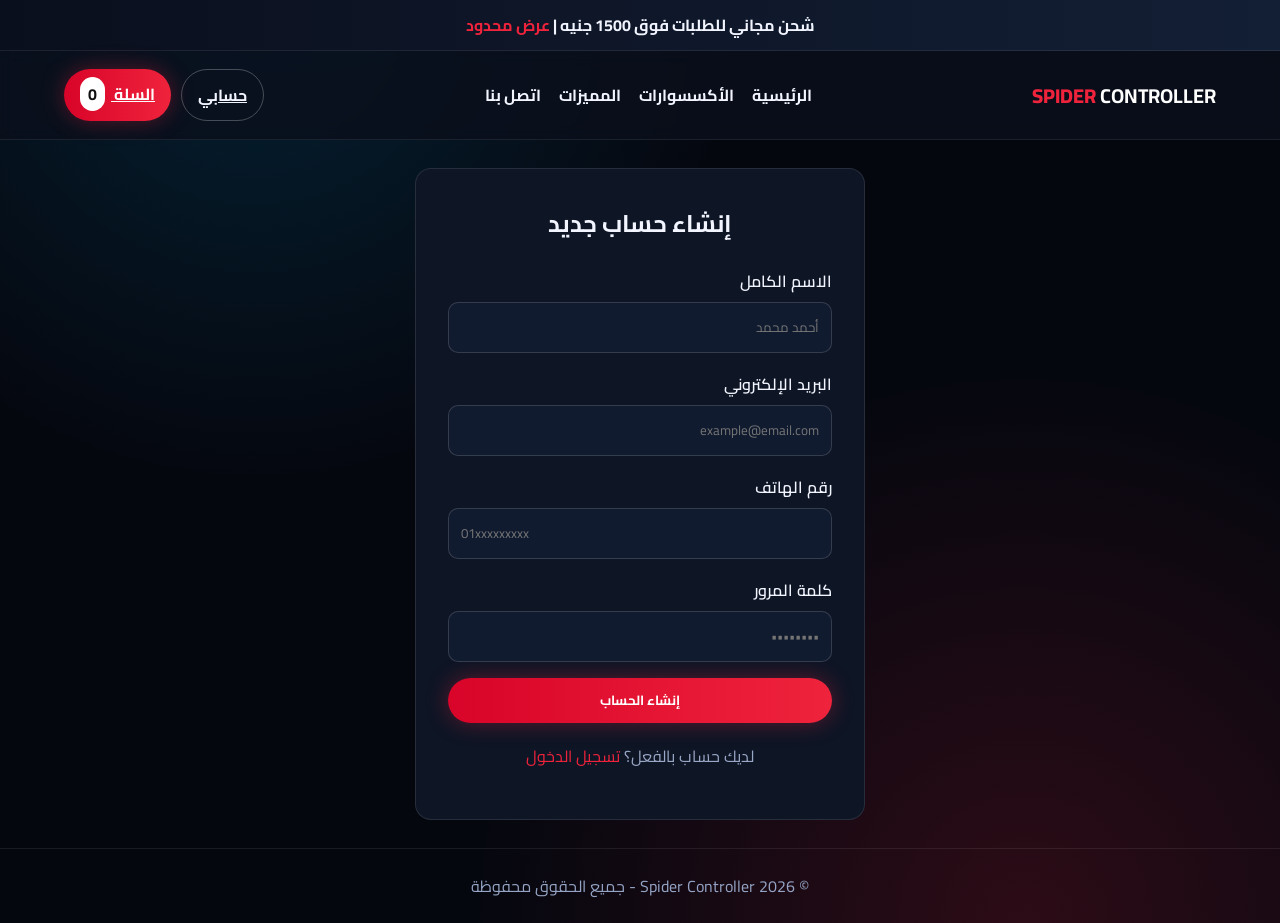
<file: register.html>
<!doctype html>
<html lang="ar" dir="rtl">
  <head>
    <meta charset="UTF-8" />
    <meta name="viewport" content="width=device-width, initial-scale=1.0" />
    <title>إنشاء حساب - Spider Controller</title>
    <link rel="preconnect" href="https://fonts.googleapis.com" />
    <link rel="preconnect" href="https://fonts.gstatic.com" crossorigin />
    <link href="https://fonts.googleapis.com/css2?family=Cairo:wght@400;600;700;800&display=swap" rel="stylesheet" />
    <link rel="stylesheet" href="./styles.css" />
  </head>
  <body>
    <div class="top-offer">شحن مجاني للطلبات فوق 1500 جنيه | <span>عرض محدود</span></div>

    <header class="main-header">
      <div class="brand">SPIDER <span>CONTROLLER</span></div>
      <nav>
        <a href="./index.html">الرئيسية</a>
        <a href="./index.html#products">الأكسسوارات</a>
        <a href="./index.html#features">المميزات</a>
        <a href="#">اتصل بنا</a>
      </nav>
      <div class="header-actions">
        <a href="./login.html" class="ghost-btn">حسابي</a>
        <a href="./cart.html" class="cart-btn">السلة <span id="cartCount">0</span></a>
      </div>
    </header>

    <main class="container">
      <section class="auth-page">
        <div class="auth-card">
          <h1>إنشاء حساب جديد</h1>
          <form id="registerForm" class="auth-form">
            <div class="form-group">
              <label for="name">الاسم الكامل</label>
              <input type="text" id="name" required placeholder="أحمد محمد" />
            </div>
            <div class="form-group">
              <label for="email">البريد الإلكتروني</label>
              <input type="email" id="email" required placeholder="example@email.com" />
            </div>
            <div class="form-group">
              <label for="phone">رقم الهاتف</label>
              <input type="tel" id="phone" required placeholder="01xxxxxxxxx" />
            </div>
            <div class="form-group">
              <label for="password">كلمة المرور</label>
              <input type="password" id="password" required placeholder="••••••••" />
            </div>
            <button type="submit" class="cta-btn full-width">إنشاء الحساب</button>
          </form>
          <p class="auth-switch">لديك حساب بالفعل؟ <a href="./login.html">تسجيل الدخول</a></p>
        </div>
      </section>
    </main>

    <footer class="footer">© 2026 Spider Controller - جميع الحقوق محفوظة</footer>

    <script src="./register.js"></script>
  </body>
</html>
</file>
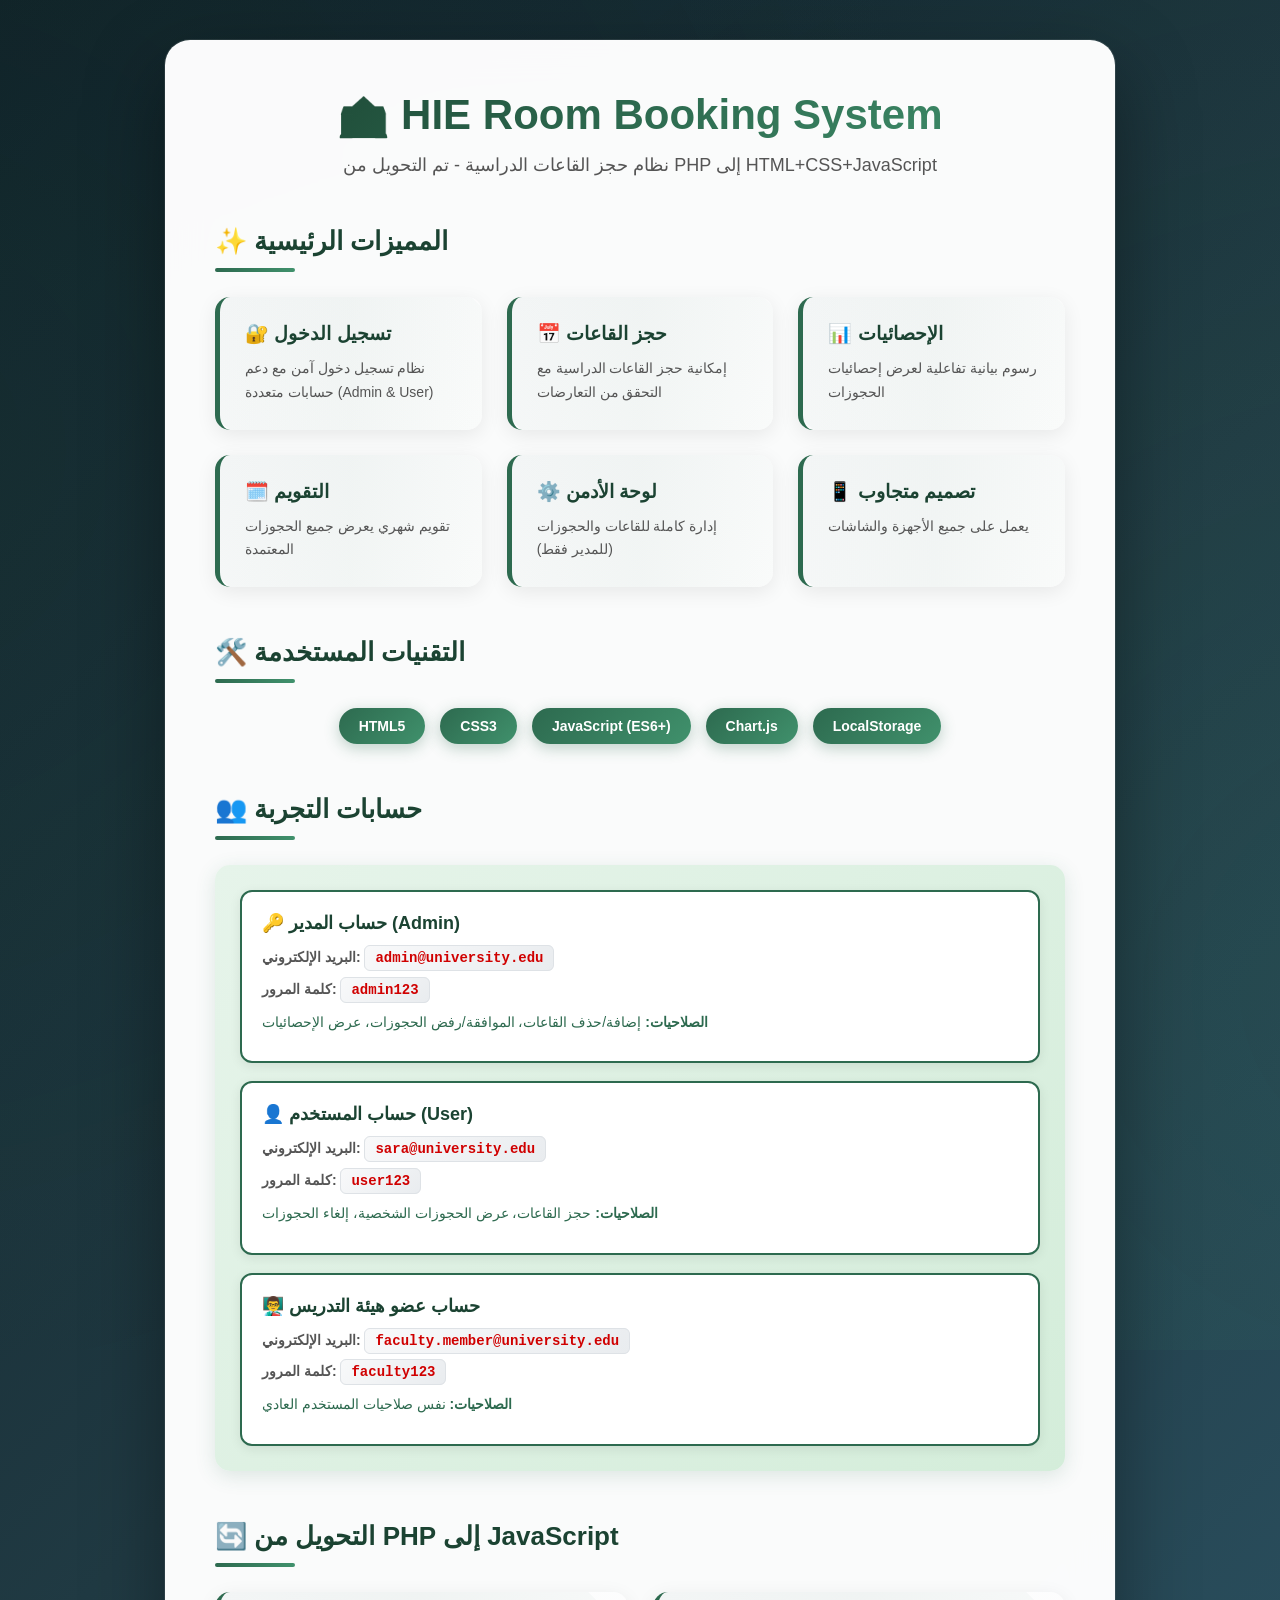
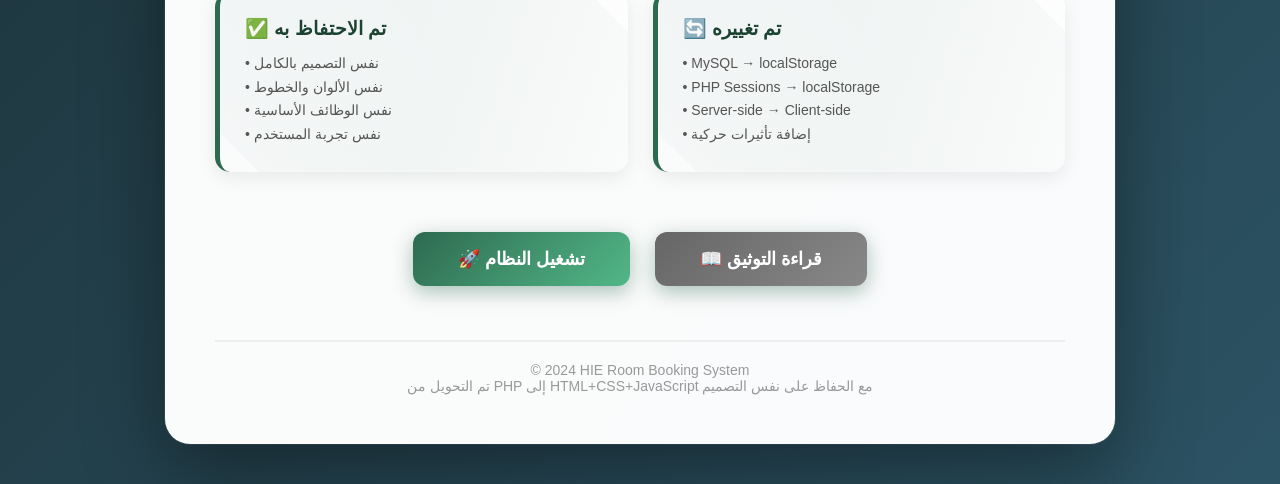
<file: uploads/demo.html>
<!DOCTYPE html>
<html lang="en">
<head>
  <meta charset="UTF-8">
  <meta name="viewport" content="width=device-width, initial-scale=1.0">
  <title>HIE Room Booking System - Demo</title>
  
  <style>
    * {
      margin: 0;
      padding: 0;
      box-sizing: border-box;
    }

    body {
      font-family: 'Segoe UI', Tahoma, Geneva, Verdana, sans-serif;
      background: linear-gradient(135deg, #0f2027, #203a43, #2c5364);
      min-height: 100vh;
      padding: 40px 20px;
      position: relative;
      overflow-x: hidden;
    }

    /* Animated Background Pattern */
    body::before {
      content: '';
      position: fixed;
      top: -50%;
      left: -50%;
      width: 200%;
      height: 200%;
      background-image:
        radial-gradient(circle at 20% 50%, rgba(45, 106, 79, 0.1) 0%, transparent 50%),
        radial-gradient(circle at 80% 80%, rgba(64, 145, 108, 0.1) 0%, transparent 50%);
      animation: rotateBackground 20s linear infinite;
      z-index: 0;
    }

    @keyframes rotateBackground {
      from { transform: rotate(0deg); }
      to { transform: rotate(360deg); }
    }
    
    .container {
      max-width: 950px;
      margin: 0 auto;
      background: rgba(255, 255, 255, 0.98);
      backdrop-filter: blur(20px);
      border-radius: 25px;
      padding: 50px;
      box-shadow: 0 30px 80px rgba(0, 0, 0, 0.4),
                  0 0 0 1px rgba(255, 255, 255, 0.1);
      position: relative;
      z-index: 10;
      animation: fadeInScale 0.8s cubic-bezier(0.34, 1.56, 0.64, 1);
    }

    @keyframes fadeInScale {
      from {
        opacity: 0;
        transform: scale(0.9) translateY(30px);
      }
      to {
        opacity: 1;
        transform: scale(1) translateY(0);
      }
    }

    h1 {
      color: #1b4332;
      text-align: center;
      margin-bottom: 15px;
      font-size: 42px;
      font-weight: 800;
      background: linear-gradient(135deg, #1b4332, #2d6a4f, #40916c);
      -webkit-background-clip: text;
      -webkit-text-fill-color: transparent;
      background-clip: text;
      animation: fadeInDown 0.8s ease-out 0.2s both;
    }

    @keyframes fadeInDown {
      from {
        opacity: 0;
        transform: translateY(-20px);
      }
      to {
        opacity: 1;
        transform: translateY(0);
      }
    }

    .subtitle {
      text-align: center;
      color: #555;
      margin-bottom: 50px;
      font-size: 18px;
      font-weight: 500;
      animation: fadeInDown 0.8s ease-out 0.4s both;
    }
    
    .section {
      margin-bottom: 50px;
      animation: fadeInUp 0.8s ease-out backwards;
    }

    .section:nth-child(1) { animation-delay: 0.2s; }
    .section:nth-child(2) { animation-delay: 0.4s; }
    .section:nth-child(3) { animation-delay: 0.6s; }
    .section:nth-child(4) { animation-delay: 0.8s; }

    @keyframes fadeInUp {
      from {
        opacity: 0;
        transform: translateY(30px);
      }
      to {
        opacity: 1;
        transform: translateY(0);
      }
    }

    h2 {
      color: #1b4332;
      margin-bottom: 20px;
      padding-bottom: 15px;
      font-size: 26px;
      font-weight: 700;
      position: relative;
    }

    h2::after {
      content: '';
      position: absolute;
      bottom: 0;
      left: 0;
      width: 80px;
      height: 4px;
      background: linear-gradient(90deg, #2d6a4f, #40916c);
      border-radius: 2px;
      animation: expandWidth 0.6s ease-out;
    }

    @keyframes expandWidth {
      from { width: 0; }
      to { width: 80px; }
    }
    
    .features {
      display: grid;
      grid-template-columns: repeat(auto-fit, minmax(260px, 1fr));
      gap: 25px;
      margin-top: 25px;
    }

    .feature-box {
      background: linear-gradient(135deg, #f8f9fa, #ffffff);
      padding: 25px;
      border-radius: 15px;
      border-left: 5px solid #2d6a4f;
      box-shadow: 0 5px 20px rgba(0,0,0,0.08);
      transition: all 0.4s cubic-bezier(0.4, 0, 0.2, 1);
      position: relative;
      overflow: hidden;
    }

    .feature-box::before {
      content: '';
      position: absolute;
      top: -50%;
      right: -50%;
      width: 200%;
      height: 200%;
      background: linear-gradient(45deg, transparent, rgba(45, 106, 79, 0.05), transparent);
      transform: rotate(45deg);
      transition: all 0.5s;
    }

    .feature-box:hover::before {
      right: -100%;
    }

    .feature-box:hover {
      transform: translateY(-8px) scale(1.02);
      box-shadow: 0 15px 40px rgba(0,0,0,0.15);
      border-left-width: 7px;
    }

    .feature-box h3 {
      color: #1b4332;
      margin-bottom: 12px;
      font-size: 19px;
      font-weight: 700;
      position: relative;
      z-index: 1;
    }

    .feature-box p {
      color: #555;
      font-size: 14px;
      line-height: 1.7;
      position: relative;
      z-index: 1;
    }
    
    .accounts {
      background: linear-gradient(135deg, #e6f4ea, #d4edda);
      padding: 25px;
      border-radius: 15px;
      margin-top: 25px;
      box-shadow: 0 5px 20px rgba(45, 106, 79, 0.15);
    }

    .account {
      background: white;
      padding: 20px;
      border-radius: 12px;
      margin-bottom: 18px;
      border: 2px solid #2d6a4f;
      transition: all 0.3s cubic-bezier(0.4, 0, 0.2, 1);
      box-shadow: 0 3px 12px rgba(0,0,0,0.08);
      position: relative;
      overflow: hidden;
    }

    .account::before {
      content: '';
      position: absolute;
      top: 0;
      left: -100%;
      width: 100%;
      height: 100%;
      background: linear-gradient(90deg, transparent, rgba(45, 106, 79, 0.05), transparent);
      transition: left 0.5s;
    }

    .account:hover::before {
      left: 100%;
    }

    .account:hover {
      transform: translateX(8px);
      box-shadow: 0 8px 25px rgba(0,0,0,0.12);
      border-color: #1b4332;
    }

    .account:last-child {
      margin-bottom: 0;
    }

    .account h4 {
      color: #1b4332;
      margin-bottom: 12px;
      font-size: 18px;
      font-weight: 700;
    }

    .account p {
      color: #555;
      font-size: 14px;
      margin: 8px 0;
      line-height: 1.6;
    }

    .account code {
      background: linear-gradient(135deg, #f8f9fa, #e9ecef);
      padding: 4px 10px;
      border-radius: 6px;
      color: #d00000;
      font-family: 'Courier New', monospace;
      font-weight: 600;
      border: 1px solid #dee2e6;
    }
    
    .btn-container {
      text-align: center;
      margin-top: 50px;
      animation: fadeInUp 0.8s ease-out 1s both;
    }

    .btn {
      display: inline-block;
      padding: 16px 45px;
      background: linear-gradient(135deg, #2d6a4f, #40916c, #52b788);
      color: white;
      text-decoration: none;
      border-radius: 12px;
      font-weight: 700;
      font-size: 18px;
      transition: all 0.4s cubic-bezier(0.4, 0, 0.2, 1);
      margin: 10px;
      box-shadow: 0 6px 20px rgba(45, 106, 79, 0.4);
      position: relative;
      overflow: hidden;
    }

    .btn::before {
      content: '';
      position: absolute;
      top: 50%;
      left: 50%;
      width: 0;
      height: 0;
      border-radius: 50%;
      background: rgba(255, 255, 255, 0.3);
      transform: translate(-50%, -50%);
      transition: width 0.6s, height 0.6s;
    }

    .btn:hover::before {
      width: 400px;
      height: 400px;
    }

    .btn:hover {
      background: linear-gradient(135deg, #1b4332, #2d6a4f, #40916c);
      transform: translateY(-5px);
      box-shadow: 0 12px 35px rgba(45, 106, 79, 0.6);
    }

    .btn:active {
      transform: translateY(-2px);
    }
    
    .tech-stack {
      display: flex;
      justify-content: center;
      gap: 15px;
      flex-wrap: wrap;
      margin-top: 25px;
    }

    .tech-badge {
      background: linear-gradient(135deg, #2d6a4f, #40916c);
      color: white;
      padding: 10px 20px;
      border-radius: 25px;
      font-size: 14px;
      font-weight: 700;
      box-shadow: 0 4px 15px rgba(45, 106, 79, 0.3);
      transition: all 0.3s cubic-bezier(0.4, 0, 0.2, 1);
      animation: fadeInScale 0.6s ease-out backwards;
    }

    .tech-badge:nth-child(1) { animation-delay: 0.1s; }
    .tech-badge:nth-child(2) { animation-delay: 0.2s; }
    .tech-badge:nth-child(3) { animation-delay: 0.3s; }
    .tech-badge:nth-child(4) { animation-delay: 0.4s; }
    .tech-badge:nth-child(5) { animation-delay: 0.5s; }

    .tech-badge:hover {
      transform: translateY(-5px) scale(1.1);
      box-shadow: 0 8px 25px rgba(45, 106, 79, 0.5);
      background: linear-gradient(135deg, #1b4332, #2d6a4f);
    }
    
    .footer {
      text-align: center;
      margin-top: 40px;
      padding-top: 20px;
      border-top: 2px solid #eee;
      color: #999;
      font-size: 14px;
    }
    
    .icon {
      font-size: 24px;
      margin-right: 10px;
    }
  </style>
</head>
<body>

<div class="container">
  
  <h1>🏫 HIE Room Booking System</h1>
  <p class="subtitle">نظام حجز القاعات الدراسية - تم التحويل من PHP إلى HTML+CSS+JavaScript</p>
  
  <!-- المميزات -->
  <div class="section">
    <h2>✨ المميزات الرئيسية</h2>
    <div class="features">
      <div class="feature-box">
        <h3>🔐 تسجيل الدخول</h3>
        <p>نظام تسجيل دخول آمن مع دعم حسابات متعددة (Admin & User)</p>
      </div>
      <div class="feature-box">
        <h3>📅 حجز القاعات</h3>
        <p>إمكانية حجز القاعات الدراسية مع التحقق من التعارضات</p>
      </div>
      <div class="feature-box">
        <h3>📊 الإحصائيات</h3>
        <p>رسوم بيانية تفاعلية لعرض إحصائيات الحجوزات</p>
      </div>
      <div class="feature-box">
        <h3>🗓️ التقويم</h3>
        <p>تقويم شهري يعرض جميع الحجوزات المعتمدة</p>
      </div>
      <div class="feature-box">
        <h3>⚙️ لوحة الأدمن</h3>
        <p>إدارة كاملة للقاعات والحجوزات (للمدير فقط)</p>
      </div>
      <div class="feature-box">
        <h3>📱 تصميم متجاوب</h3>
        <p>يعمل على جميع الأجهزة والشاشات</p>
      </div>
    </div>
  </div>
  
  <!-- التقنيات المستخدمة -->
  <div class="section">
    <h2>🛠️ التقنيات المستخدمة</h2>
    <div class="tech-stack">
      <span class="tech-badge">HTML5</span>
      <span class="tech-badge">CSS3</span>
      <span class="tech-badge">JavaScript (ES6+)</span>
      <span class="tech-badge">Chart.js</span>
      <span class="tech-badge">LocalStorage</span>
    </div>
  </div>
  
  <!-- حسابات التجربة -->
  <div class="section">
    <h2>👥 حسابات التجربة</h2>
    <div class="accounts">
      
      <div class="account">
        <h4>🔑 حساب المدير (Admin)</h4>
        <p><strong>البريد الإلكتروني:</strong> <code>admin@university.edu</code></p>
        <p><strong>كلمة المرور:</strong> <code>admin123</code></p>
        <p style="margin-top:10px; color:#2d6a4f;">
          <strong>الصلاحيات:</strong> إضافة/حذف القاعات، الموافقة/رفض الحجوزات، عرض الإحصائيات
        </p>
      </div>
      
      <div class="account">
        <h4>👤 حساب المستخدم (User)</h4>
        <p><strong>البريد الإلكتروني:</strong> <code>sara@university.edu</code></p>
        <p><strong>كلمة المرور:</strong> <code>user123</code></p>
        <p style="margin-top:10px; color:#2d6a4f;">
          <strong>الصلاحيات:</strong> حجز القاعات، عرض الحجوزات الشخصية، إلغاء الحجوزات
        </p>
      </div>
      
      <div class="account">
        <h4>👨‍🏫 حساب عضو هيئة التدريس</h4>
        <p><strong>البريد الإلكتروني:</strong> <code>faculty.member@university.edu</code></p>
        <p><strong>كلمة المرور:</strong> <code>faculty123</code></p>
        <p style="margin-top:10px; color:#2d6a4f;">
          <strong>الصلاحيات:</strong> نفس صلاحيات المستخدم العادي
        </p>
      </div>
      
    </div>
  </div>
  
  <!-- الفروقات -->
  <div class="section">
    <h2>🔄 التحويل من PHP إلى JavaScript</h2>
    <div class="features">
      <div class="feature-box">
        <h3>✅ تم الاحتفاظ به</h3>
        <p>• نفس التصميم بالكامل<br>
           • نفس الألوان والخطوط<br>
           • نفس الوظائف الأساسية<br>
           • نفس تجربة المستخدم</p>
      </div>
      <div class="feature-box">
        <h3>🔄 تم تغييره</h3>
        <p>• MySQL → localStorage<br>
           • PHP Sessions → localStorage<br>
           • Server-side → Client-side<br>
           • إضافة تأثيرات حركية</p>
      </div>
    </div>
  </div>
  
  <!-- أزرار التشغيل -->
  <div class="btn-container">
    <a href="index.html" class="btn">🚀 تشغيل النظام</a>
    <a href="README.md" class="btn" style="background: linear-gradient(135deg, #666, #888);">📖 قراءة التوثيق</a>
  </div>
  
  <!-- التذييل -->
  <div class="footer">
    <p>© 2024 HIE Room Booking System</p>
    <p>تم التحويل من PHP إلى HTML+CSS+JavaScript مع الحفاظ على نفس التصميم</p>
  </div>
  
</div>

</body>
</html>
</file>
<file: styles.css>
:root {
  --bg: #05070f;
  --panel: #0e1525;
  --panel-2: #111b2f;
  --text: #f2f5ff;
  --muted: #9aa8c7;
  --red: #ef233c;
  --blue: #00b4ff;
}

* {
  box-sizing: border-box;
}

body {
  margin: 0;
  font-family: "Cairo", sans-serif;
  background:
    radial-gradient(circle at 20% 0%, rgba(0, 180, 255, 0.15), transparent 35%),
    radial-gradient(circle at 80% 100%, rgba(239, 35, 60, 0.17), transparent 40%),
    var(--bg);
  color: var(--text);
}

.top-offer {
  text-align: center;
  padding: 10px;
  font-weight: 700;
  background: linear-gradient(90deg, #0a0f1d, #131f35);
  border-bottom: 1px solid rgba(255, 255, 255, 0.08);
}

.top-offer span {
  color: var(--red);
}

.main-header {
  display: flex;
  align-items: center;
  justify-content: space-between;
  gap: 12px;
  padding: 18px 5%;
  background: rgba(10, 15, 28, 0.8);
  border-bottom: 1px solid rgba(255, 255, 255, 0.08);
  position: sticky;
  top: 0;
  backdrop-filter: blur(8px);
}

.brand {
  font-size: 1.25rem;
  font-weight: 800;
  color: var(--red);
}

.brand span {
  color: #fff;
  font-weight: 700;
}

nav {
  display: flex;
  gap: 18px;
}

nav a {
  color: var(--text);
  text-decoration: none;
  font-weight: 700;
}

nav a:hover {
  color: var(--red);
}

.header-actions {
  display: flex;
  gap: 10px;
}

button {
  border: none;
  cursor: pointer;
  font-family: inherit;
}

.ghost-btn,
.cart-btn,
.cta-btn {
  border-radius: 999px;
  padding: 10px 16px;
  font-weight: 700;
}

.ghost-btn {
  background: transparent;
  color: var(--text);
  border: 1px solid rgba(255, 255, 255, 0.25);
}

.cart-btn,
.cta-btn {
  background: linear-gradient(90deg, #d90429, #ef233c);
  color: #fff;
  box-shadow: 0 0 22px rgba(239, 35, 60, 0.35);
}

#cartCount {
  margin-right: 6px;
  background: #fff;
  color: #111;
  border-radius: 999px;
  padding: 2px 8px;
}

.container {
  width: min(1200px, 92%);
  margin: 28px auto;
}

.hero {
  display: grid;
  grid-template-columns: 1.2fr 1fr;
  gap: 20px;
  background: linear-gradient(135deg, #0b1222, #0f1930);
  border: 1px solid rgba(255, 255, 255, 0.1);
  border-radius: 20px;
  padding: 28px;
}

.hero h1 {
  margin: 0 0 12px;
  font-size: clamp(1.8rem, 3vw, 3rem);
}

.hero h1 span {
  color: var(--blue);
}

.hero p {
  color: var(--muted);
  font-size: 1.05rem;
  margin-bottom: 18px;
}

.hero-card {
  background: linear-gradient(145deg, rgba(255, 255, 255, 0.04), rgba(255, 255, 255, 0.01));
  border: 1px solid rgba(255, 255, 255, 0.1);
  border-radius: 16px;
  padding: 20px;
  position: relative;
  overflow: hidden;
}

.controller-glow {
  height: 140px;
  border-radius: 12px;
  background:
    radial-gradient(circle at 20% 40%, rgba(0, 180, 255, 0.5), transparent 35%),
    radial-gradient(circle at 70% 70%, rgba(239, 35, 60, 0.5), transparent 35%),
    #0e1627;
  margin-bottom: 12px;
}

.products-section {
  margin-top: 28px;
}

.products-grid {
  display: grid;
  grid-template-columns: repeat(4, minmax(0, 1fr));
  gap: 16px;
}

.product-card {
  background: linear-gradient(180deg, var(--panel), var(--panel-2));
  border: 1px solid rgba(255, 255, 255, 0.1);
  border-radius: 14px;
  padding: 14px;
  transition: 0.25s ease;
}

.product-card:hover {
  transform: translateY(-4px);
  border-color: rgba(0, 180, 255, 0.6);
  box-shadow: 0 10px 30px rgba(0, 180, 255, 0.2);
}

.product-image {
  height: 130px;
  border-radius: 10px;
  margin-bottom: 10px;
  background:
    radial-gradient(circle at 20% 30%, rgba(0, 180, 255, 0.45), transparent 35%),
    radial-gradient(circle at 70% 70%, rgba(239, 35, 60, 0.45), transparent 35%),
    #0b111f;
}

.product-title {
  margin: 0;
  font-size: 1.05rem;
}

.price-row {
  display: flex;
  gap: 10px;
  align-items: baseline;
  margin: 8px 0;
}

.old-price {
  color: #7d8bab;
  text-decoration: line-through;
  font-size: 0.9rem;
}

.new-price {
  color: #fff;
  font-weight: 800;
}

.add-btn {
  width: 100%;
  padding: 10px;
  border-radius: 10px;
  background: linear-gradient(90deg, #d90429, #ef233c);
  color: #fff;
  font-weight: 700;
}

.features {
  margin-top: 30px;
}

.features-grid {
  display: grid;
  grid-template-columns: repeat(3, minmax(0, 1fr));
  gap: 14px;
}

.features-grid article {
  background: rgba(13, 20, 35, 0.9);
  border: 1px solid rgba(255, 255, 255, 0.1);
  border-radius: 12px;
  padding: 14px;
}

.features-grid p {
  color: var(--muted);
  margin-bottom: 0;
}

.footer {
  text-align: center;
  color: #95a4c5;
  padding: 22px;
  margin-top: 24px;
  border-top: 1px solid rgba(255, 255, 255, 0.08);
}

@media (max-width: 980px) {
  nav {
    display: none;
  }

  .hero {
    grid-template-columns: 1fr;
  }

  .products-grid {
    grid-template-columns: repeat(2, minmax(0, 1fr));
  }

  .features-grid {
    grid-template-columns: 1fr;
  }
}

@media (max-width: 560px) {
  .main-header {
    flex-wrap: wrap;
  }

  .products-grid {
    grid-template-columns: 1fr;
  }
}

.cart-page,
.auth-page,
.checkout-page {
  margin-top: 20px;
}

.cart-layout,
.checkout-layout {
  display: grid;
  grid-template-columns: 1.5fr 1fr;
  gap: 20px;
  margin-top: 18px;
}

.cart-items {
  background: var(--panel);
  border: 1px solid rgba(255, 255, 255, 0.1);
  border-radius: 14px;
  padding: 18px;
  min-height: 200px;
}

.empty-cart {
  text-align: center;
  color: var(--muted);
  padding: 40px 0;
}

.cart-item {
  display: grid;
  grid-template-columns: 80px 1fr auto;
  gap: 14px;
  padding: 14px 0;
  border-bottom: 1px solid rgba(255, 255, 255, 0.08);
}

.cart-item:last-child {
  border-bottom: none;
}

.cart-item-image {
  width: 80px;
  height: 80px;
  border-radius: 10px;
  background:
    radial-gradient(circle at 20% 30%, rgba(0, 180, 255, 0.4), transparent 35%),
    radial-gradient(circle at 70% 70%, rgba(239, 35, 60, 0.4), transparent 35%),
    #0b111f;
}

.cart-item-info h4 {
  margin: 0 0 6px;
}

.cart-item-price {
  color: var(--muted);
  font-size: 0.95rem;
}

.cart-item-actions {
  display: flex;
  flex-direction: column;
  gap: 8px;
  align-items: flex-end;
}

.quantity-control {
  display: flex;
  gap: 8px;
  align-items: center;
}

.quantity-control button {
  width: 28px;
  height: 28px;
  border-radius: 6px;
  background: var(--panel-2);
  color: #fff;
  border: 1px solid rgba(255, 255, 255, 0.15);
}

.remove-btn {
  background: transparent;
  color: var(--red);
  font-size: 0.85rem;
  padding: 4px 8px;
}

.cart-summary,
.checkout-summary {
  background: var(--panel);
  border: 1px solid rgba(255, 255, 255, 0.1);
  border-radius: 14px;
  padding: 18px;
  height: fit-content;
  position: sticky;
  top: 90px;
}

.summary-row {
  display: flex;
  justify-content: space-between;
  margin: 10px 0;
}

.summary-row.total {
  font-size: 1.2rem;
  font-weight: 800;
  color: #fff;
}

.cart-summary hr,
.checkout-summary hr {
  border: none;
  border-top: 1px solid rgba(255, 255, 255, 0.1);
  margin: 12px 0;
}

.full-width {
  width: 100%;
  display: block;
  text-align: center;
  margin-top: 10px;
  text-decoration: none;
}

.auth-page {
  display: flex;
  justify-content: center;
  align-items: center;
  min-height: 60vh;
}

.auth-card {
  background: var(--panel);
  border: 1px solid rgba(255, 255, 255, 0.1);
  border-radius: 16px;
  padding: 32px;
  width: min(450px, 90%);
}

.auth-card h1 {
  margin-top: 0;
  text-align: center;
}

.auth-form {
  margin-top: 20px;
}

.form-group {
  margin-bottom: 16px;
}

.form-group label {
  display: block;
  margin-bottom: 6px;
  font-weight: 600;
}

.form-group input,
.form-group textarea,
.form-group select {
  width: 100%;
  padding: 12px;
  border-radius: 10px;
  border: 1px solid rgba(255, 255, 255, 0.15);
  background: var(--panel-2);
  color: #fff;
  font-family: inherit;
}

.form-group input:focus,
.form-group textarea:focus,
.form-group select:focus {
  outline: none;
  border-color: var(--blue);
}

.auth-switch {
  text-align: center;
  margin-top: 18px;
  color: var(--muted);
}

.auth-switch a {
  color: var(--red);
  text-decoration: none;
}

.checkout-form {
  background: var(--panel);
  border: 1px solid rgba(255, 255, 255, 0.1);
  border-radius: 14px;
  padding: 20px;
}

.form-section {
  margin-bottom: 24px;
}

.form-section h3 {
  margin-top: 0;
  margin-bottom: 14px;
}

.form-row {
  display: grid;
  grid-template-columns: 1fr 1fr;
  gap: 12px;
}

.shipping-options,
.payment-options {
  display: flex;
  flex-direction: column;
  gap: 10px;
}

.radio-card {
  display: flex;
  align-items: center;
  gap: 12px;
  padding: 14px;
  border: 1px solid rgba(255, 255, 255, 0.15);
  border-radius: 10px;
  background: var(--panel-2);
  cursor: pointer;
  transition: 0.2s;
}

.radio-card:hover {
  border-color: var(--blue);
}

.radio-card input[type="radio"] {
  width: auto;
}

.radio-card div {
  flex: 1;
  display: flex;
  justify-content: space-between;
  align-items: center;
}

.order-item {
  display: flex;
  justify-content: space-between;
  padding: 8px 0;
  font-size: 0.95rem;
}

@media (max-width: 980px) {
  .cart-layout,
  .checkout-layout {
    grid-template-columns: 1fr;
  }

  .cart-summary,
  .checkout-summary {
    position: static;
  }
}
</file>
